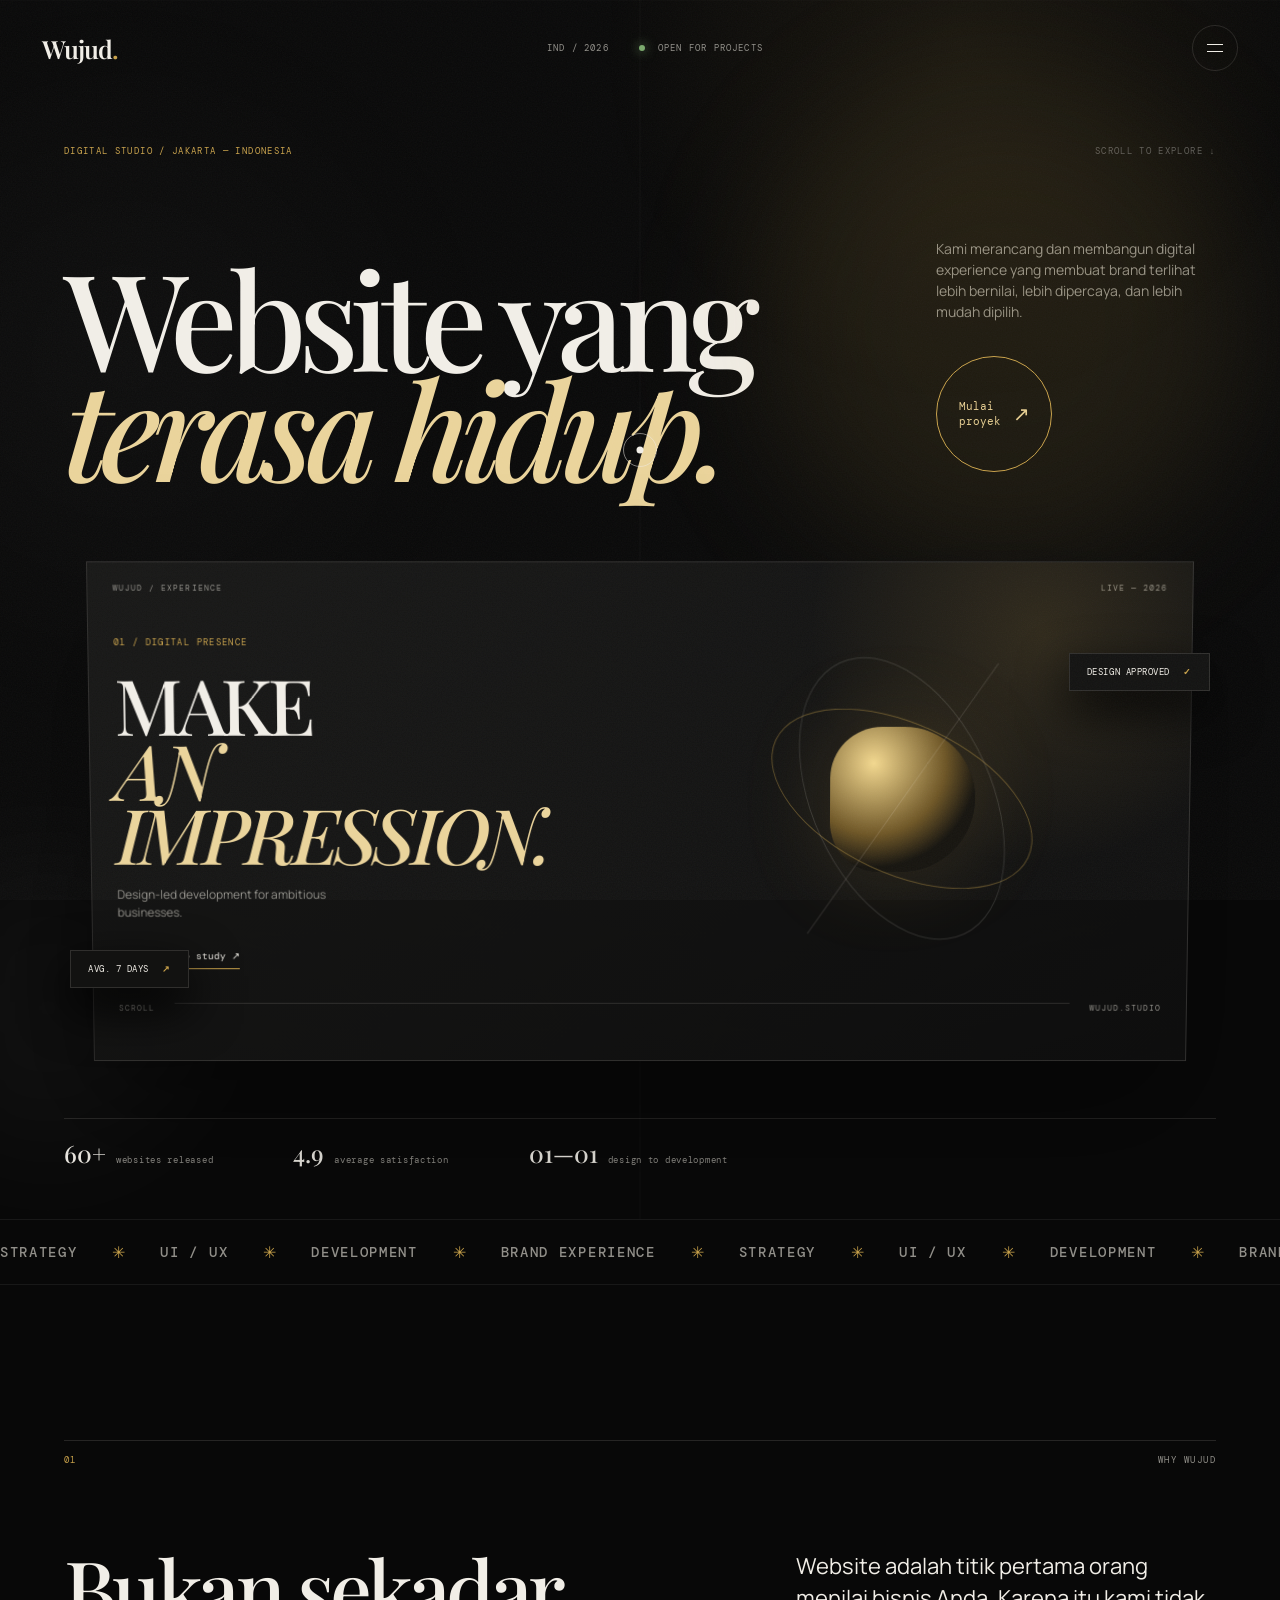
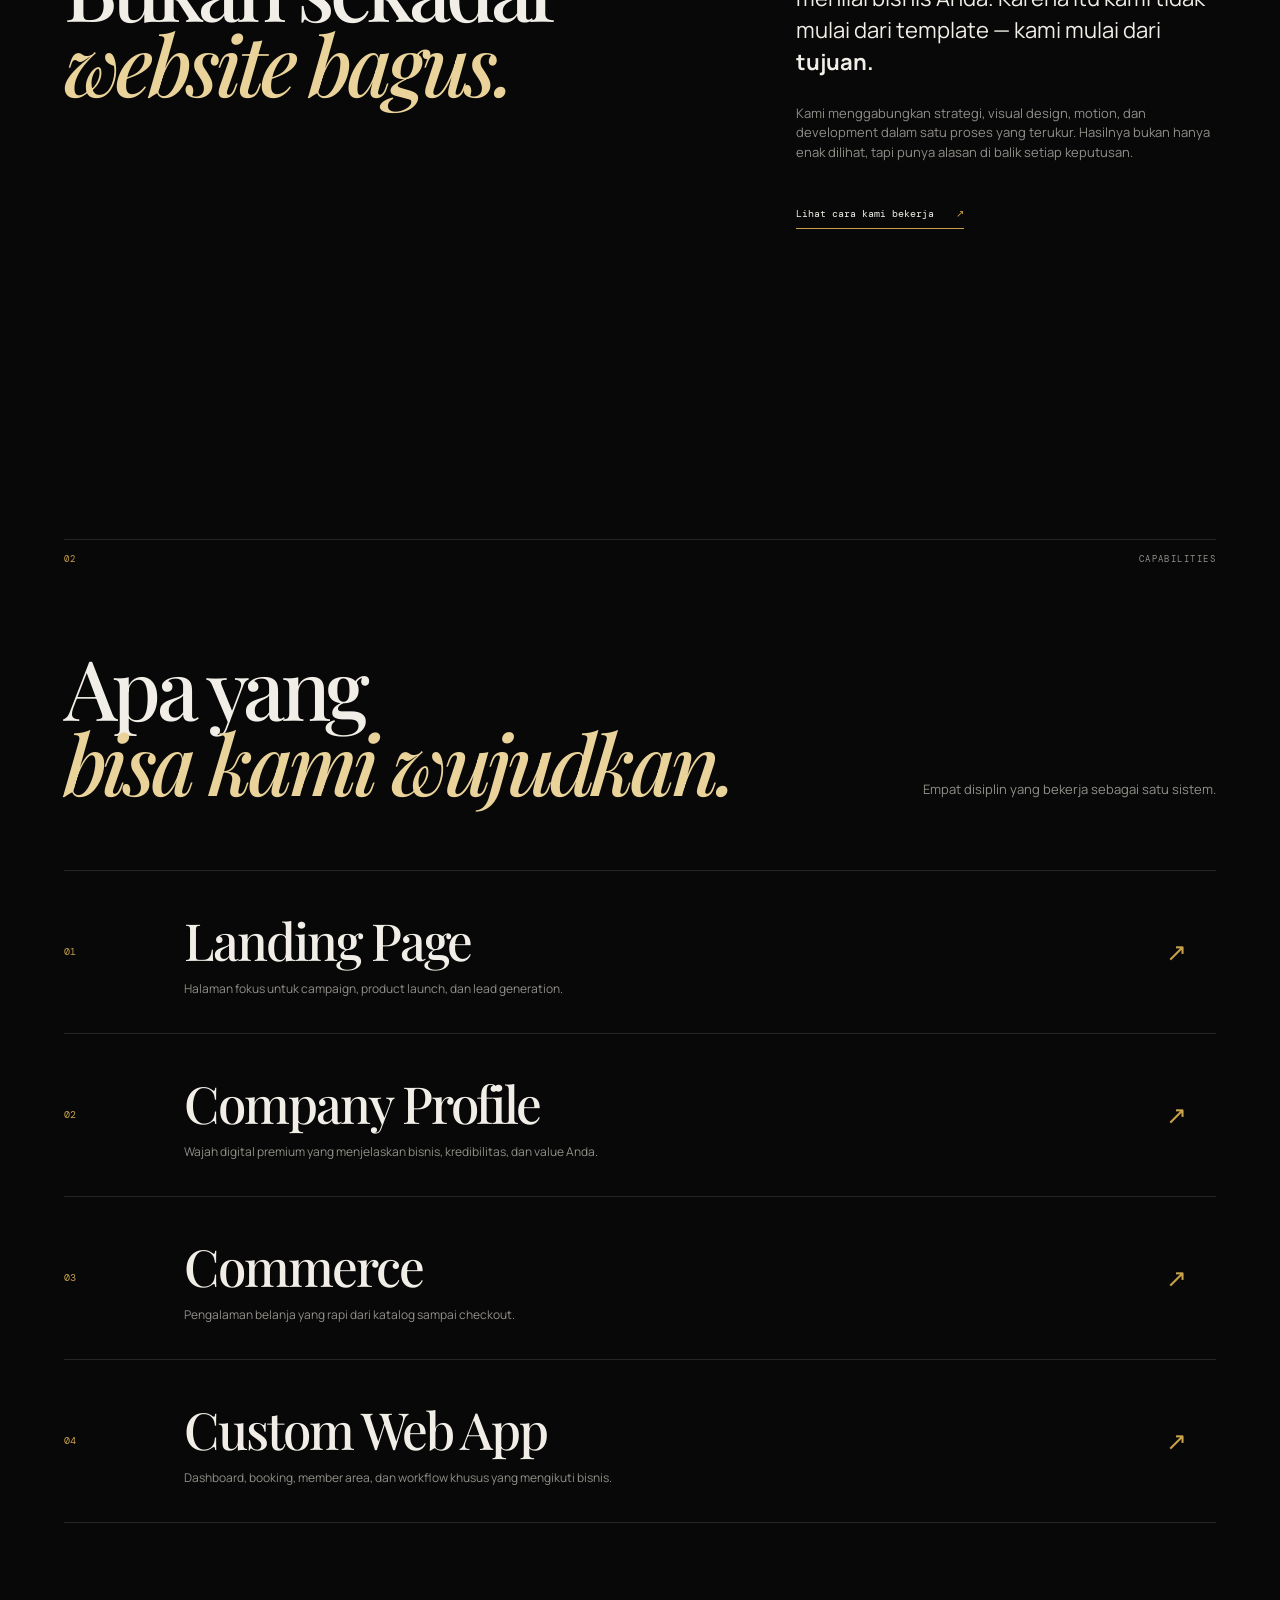
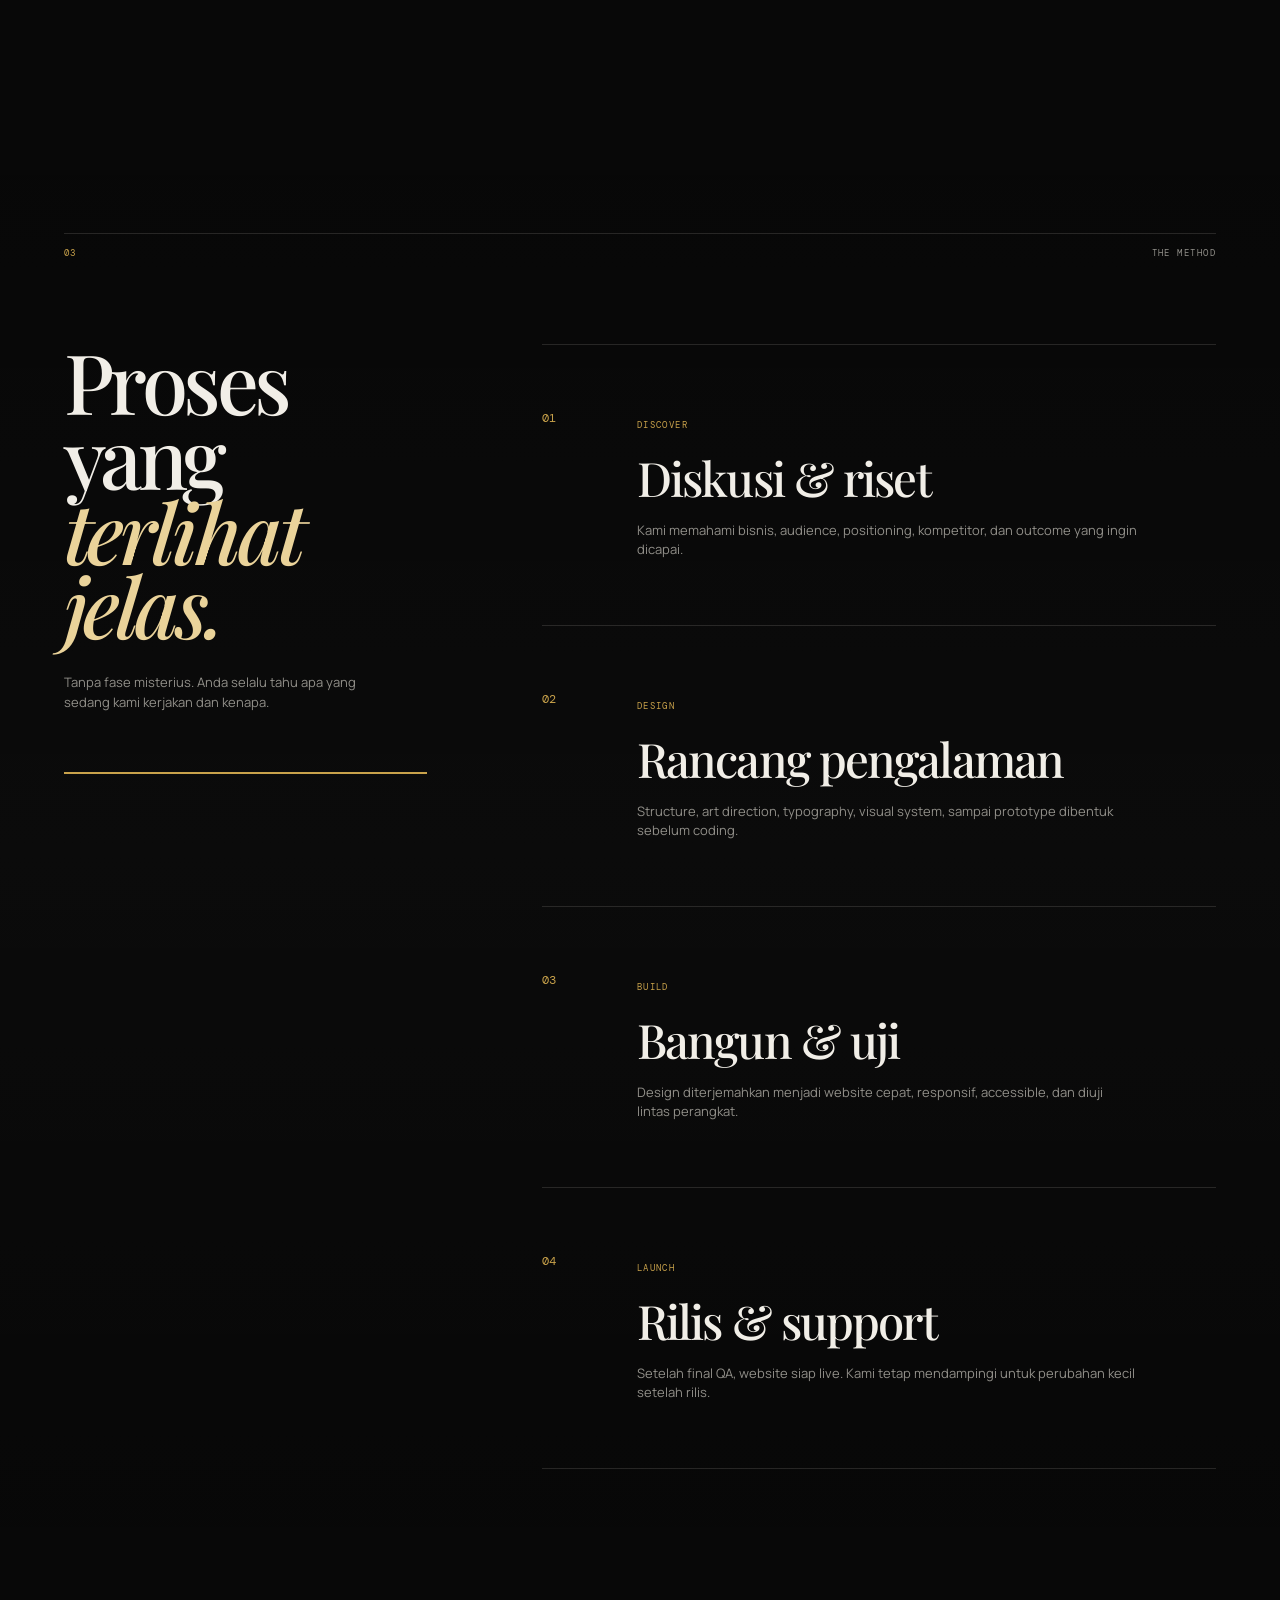
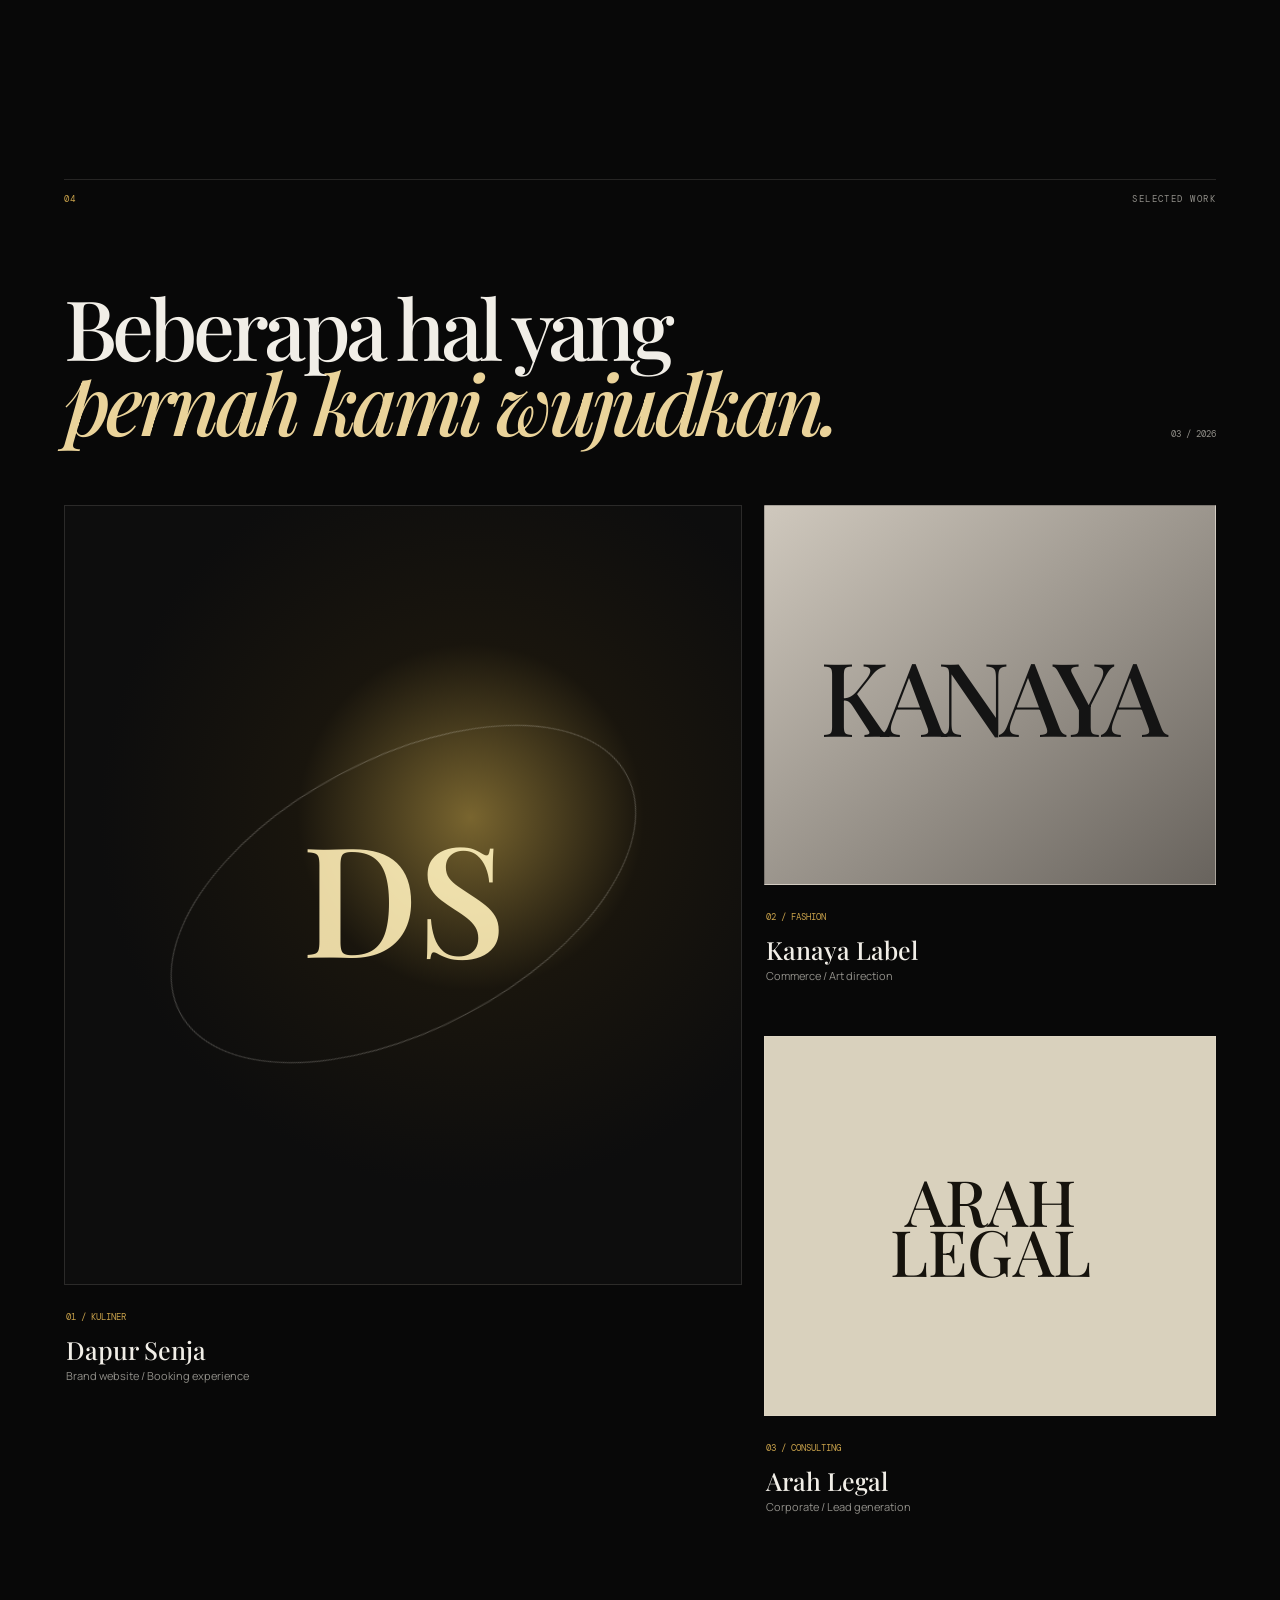
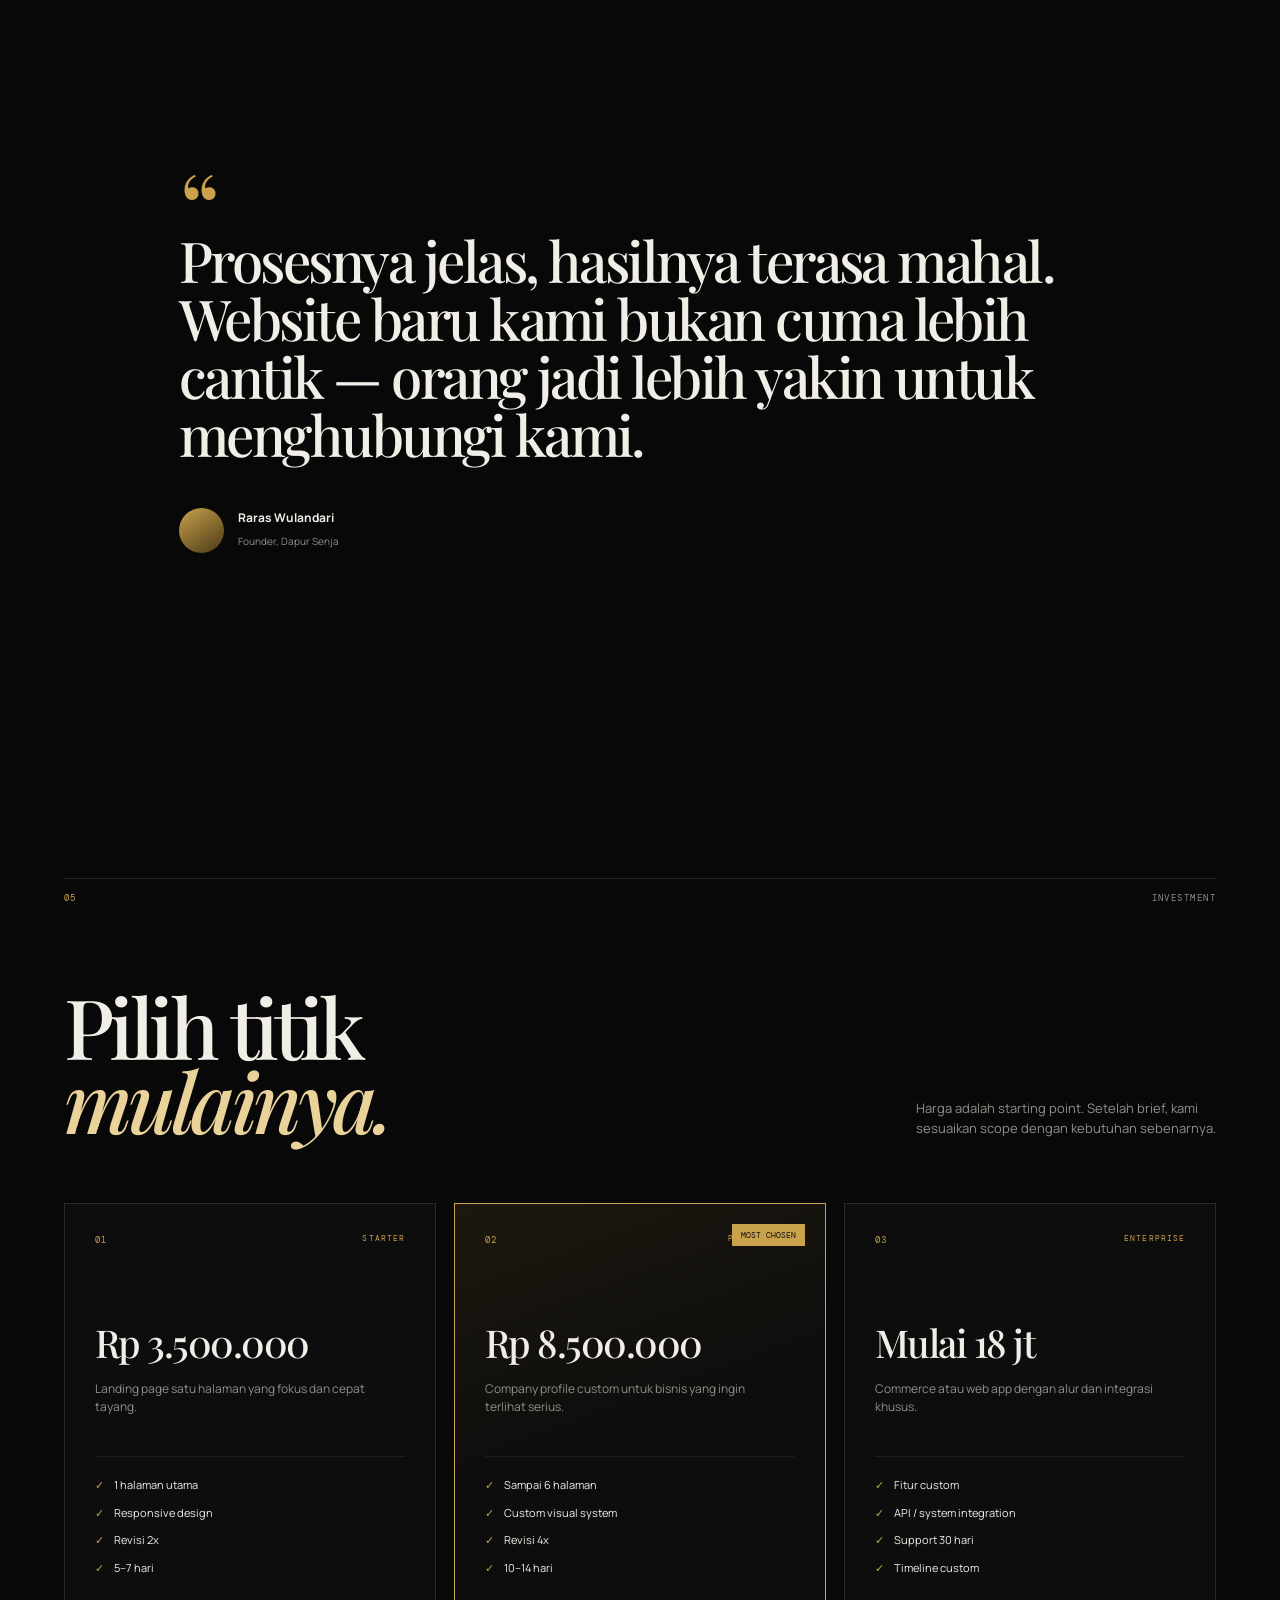
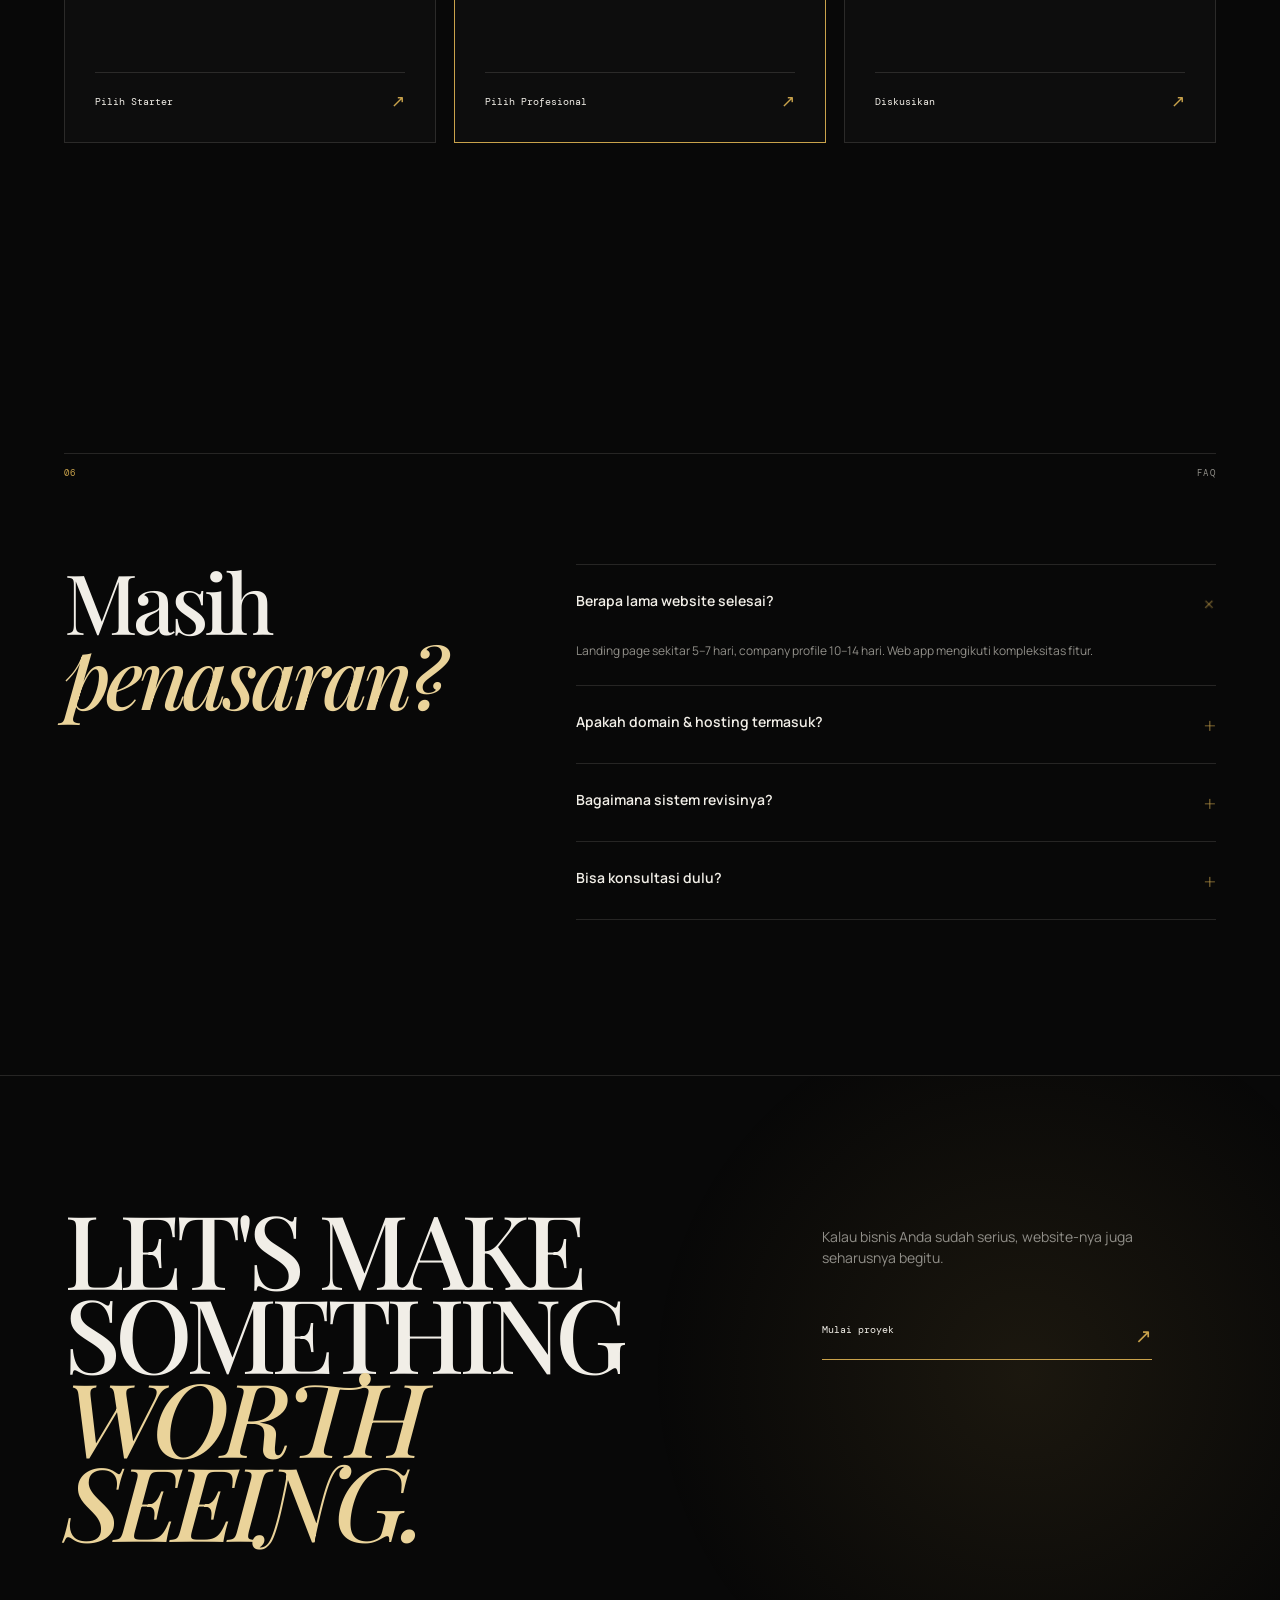
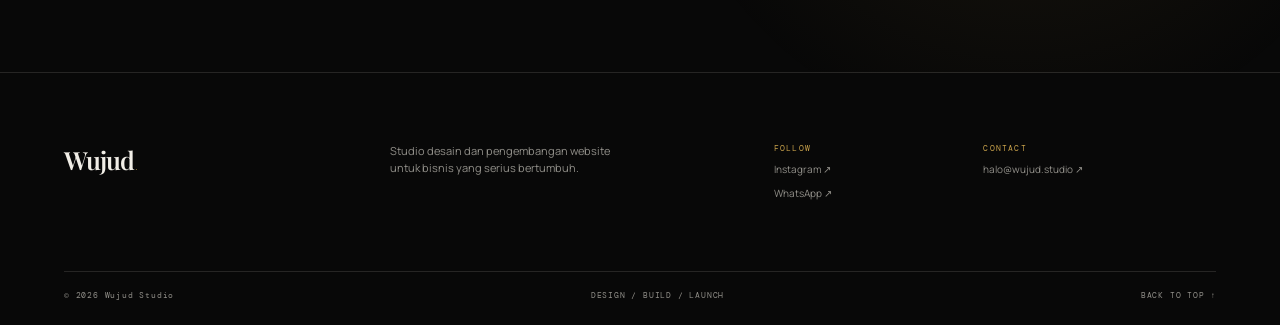
<file: index.html>
<!doctype html><html lang="id"><head><meta charset="utf-8"><meta name="viewport" content="width=device-width,initial-scale=1"><meta name="theme-color" content="#090909"><title>Wujud — Digital Studio</title><meta name="description" content="Wujud merancang dan membangun website premium untuk bisnis yang serius bertumbuh."><link rel="preconnect" href="https://fonts.googleapis.com"><link rel="preconnect" href="https://fonts.gstatic.com" crossorigin><link href="https://fonts.googleapis.com/css2?family=DM+Mono:wght@400;500&family=Manrope:wght@400;500;600;700;800&family=Playfair+Display:ital,wght@0,500;0,600;1,500;1,600&display=swap" rel="stylesheet"><link rel="stylesheet" href="style.css"></head><body>
<div class="loader" id="loader"><div class="loader-word">Wujud<span>.</span></div><div class="loader-line"><i></i></div><small>DESIGN / BUILD / LAUNCH</small></div><div class="grain"></div><div class="cursor" id="cursor"></div><div class="cursor-ring" id="cursorRing"></div><div class="progress"><i id="progress"></i></div>
<header class="nav" id="nav"><div class="nav-inner"><a class="logo magnetic" href="#top">Wujud<span>.</span></a><div class="nav-meta"><span>IND / 2026</span><span class="status"><i></i> OPEN FOR PROJECTS</span></div><button class="menu magnetic" id="menu" aria-label="Buka menu" aria-expanded="false"><span></span><span></span></button></div></header>
<div class="menu-panel" id="menuPanel"><div class="menu-noise"></div><nav><a href="#layanan"><b>01</b>Layanan</a><a href="#proses"><b>02</b>Proses</a><a href="#portofolio"><b>03</b>Portofolio</a><a href="#harga"><b>04</b>Investasi</a><a href="#faq"><b>05</b>FAQ</a></nav><div class="menu-bottom"><span>Studio desain & pengembangan digital</span><a href="mailto:halo@wujud.studio">halo@wujud.studio ↗</a></div></div>
<main id="top">
<section class="hero"><div class="hero-gridlines"></div><div class="orb orb-a"></div><div class="orb orb-b"></div><div class="hero-top"><span class="eyebrow">DIGITAL STUDIO / JAKARTA — INDONESIA</span><span class="hero-index">SCROLL TO EXPLORE ↓</span></div><div class="hero-title-wrap"><h1>Website yang<br><em>terasa hidup.</em></h1><div class="hero-side"><p>Kami merancang dan membangun digital experience yang membuat brand terlihat lebih bernilai, lebih dipercaya, dan lebih mudah dipilih.</p><a href="pesan.html?paket=profesional" class="circle-cta magnetic"><span>Mulai<br>proyek</span><i>↗</i></a></div></div><div class="hero-stage" data-parallax="0.12"><div class="stage-window" data-tilt><div class="stage-top"><span>WUJUD / EXPERIENCE</span><span>LIVE — 2026</span></div><div class="stage-main"><div class="stage-copy"><small>01 / DIGITAL PRESENCE</small><strong>MAKE<br><i>AN IMPRESSION.</i></strong><p>Design-led development for ambitious businesses.</p><button>Explore case study ↗</button></div><div class="stage-shape"><div class="shape-core"></div><div class="shape-ring r1"></div><div class="shape-ring r2"></div><div class="shape-cross"></div></div></div><div class="stage-footer"><span>SCROLL</span><div></div><span>WUJUD.STUDIO</span></div></div><div class="stage-card c1">DESIGN APPROVED <b>✓</b></div><div class="stage-card c2">AVG. 7 DAYS <b>↗</b></div></div><div class="hero-bottom"><div><strong>60+</strong><span>websites released</span></div><div><strong>4.9</strong><span>average satisfaction</span></div><div><strong>01—01</strong><span>design to development</span></div></div></section>
<section class="ticker"><div class="ticker-track"><span>STRATEGY</span><i>✳</i><span>UI / UX</span><i>✳</i><span>DEVELOPMENT</span><i>✳</i><span>BRAND EXPERIENCE</span><i>✳</i><span>STRATEGY</span><i>✳</i><span>UI / UX</span><i>✳</i><span>DEVELOPMENT</span><i>✳</i><span>BRAND EXPERIENCE</span><i>✳</i></div></section>
<section class="intro section-pad"><div class="section-label"><span>01</span><span>WHY WUJUD</span></div><div class="intro-grid"><h2>Bukan sekadar<br><em>website bagus.</em></h2><div><p class="lead">Website adalah titik pertama orang menilai bisnis Anda. Karena itu kami tidak mulai dari template — kami mulai dari <strong>tujuan.</strong></p><p>Kami menggabungkan strategi, visual design, motion, dan development dalam satu proses yang terukur. Hasilnya bukan hanya enak dilihat, tapi punya alasan di balik setiap keputusan.</p><a class="text-link" href="#proses">Lihat cara kami bekerja <span>↗</span></a></div></div></section>
<section class="services section-pad" id="layanan"><div class="section-label"><span>02</span><span>CAPABILITIES</span></div><div class="service-head"><h2>Apa yang<br><em>bisa kami wujudkan.</em></h2><p>Empat disiplin yang bekerja sebagai satu sistem.</p></div><div class="service-list"><article class="service-row" data-service><div class="service-no">01</div><div><h3>Landing Page</h3><p>Halaman fokus untuk campaign, product launch, dan lead generation.</p></div><span class="service-arrow">↗</span></article><article class="service-row" data-service><div class="service-no">02</div><div><h3>Company Profile</h3><p>Wajah digital premium yang menjelaskan bisnis, kredibilitas, dan value Anda.</p></div><span class="service-arrow">↗</span></article><article class="service-row" data-service><div class="service-no">03</div><div><h3>Commerce</h3><p>Pengalaman belanja yang rapi dari katalog sampai checkout.</p></div><span class="service-arrow">↗</span></article><article class="service-row" data-service><div class="service-no">04</div><div><h3>Custom Web App</h3><p>Dashboard, booking, member area, dan workflow khusus yang mengikuti bisnis.</p></div><span class="service-arrow">↗</span></article></div></section>
<section class="process section-pad" id="proses"><div class="section-label"><span>03</span><span>THE METHOD</span></div><div class="process-grid"><div class="process-sticky"><h2>Proses yang<br><em>terlihat jelas.</em></h2><p>Tanpa fase misterius. Anda selalu tahu apa yang sedang kami kerjakan dan kenapa.</p><div class="process-meter"><span id="processMeter"></span></div></div><div class="process-list"><article class="process-item is-active"><span>01</span><div><small>DISCOVER</small><h3>Diskusi & riset</h3><p>Kami memahami bisnis, audience, positioning, kompetitor, dan outcome yang ingin dicapai.</p></div></article><article class="process-item"><span>02</span><div><small>DESIGN</small><h3>Rancang pengalaman</h3><p>Structure, art direction, typography, visual system, sampai prototype dibentuk sebelum coding.</p></div></article><article class="process-item"><span>03</span><div><small>BUILD</small><h3>Bangun & uji</h3><p>Design diterjemahkan menjadi website cepat, responsif, accessible, dan diuji lintas perangkat.</p></div></article><article class="process-item"><span>04</span><div><small>LAUNCH</small><h3>Rilis & support</h3><p>Setelah final QA, website siap live. Kami tetap mendampingi untuk perubahan kecil setelah rilis.</p></div></article></div></div></section>
<section class="portfolio section-pad" id="portofolio"><div class="section-label"><span>04</span><span>SELECTED WORK</span></div><div class="portfolio-head"><h2>Beberapa hal yang<br><em>pernah kami wujudkan.</em></h2><span>03 / 2026</span></div><div class="work-grid"><article class="work work-large" data-tilt><div class="work-art art-one"><span>DS</span><div class="art-orbit"></div></div><div class="work-info"><span>01 / KULINER</span><h3>Dapur Senja</h3><p>Brand website / Booking experience</p></div></article><article class="work" data-tilt><div class="work-art art-two"><div class="fashion-type">KANAYA</div></div><div class="work-info"><span>02 / FASHION</span><h3>Kanaya Label</h3><p>Commerce / Art direction</p></div></article><article class="work" data-tilt><div class="work-art art-three"><div class="legal-grid">ARAH<br>LEGAL</div></div><div class="work-info"><span>03 / CONSULTING</span><h3>Arah Legal</h3><p>Corporate / Lead generation</p></div></article></div></section>
<section class="quote-section"><div class="quote-mark">“</div><blockquote>Prosesnya jelas, hasilnya terasa mahal. Website baru kami bukan cuma lebih cantik — orang jadi lebih yakin untuk menghubungi kami.</blockquote><div class="quote-author"><span></span><div><strong>Raras Wulandari</strong><small>Founder, Dapur Senja</small></div></div></section>
<section class="pricing section-pad" id="harga"><div class="section-label"><span>05</span><span>INVESTMENT</span></div><div class="pricing-head"><h2>Pilih titik<br><em>mulainya.</em></h2><p>Harga adalah starting point. Setelah brief, kami sesuaikan scope dengan kebutuhan sebenarnya.</p></div><div class="price-grid"><article class="price-card"><div class="price-top"><span>01</span><small>STARTER</small></div><h3>Rp 3.500.000</h3><p>Landing page satu halaman yang fokus dan cepat tayang.</p><ul><li>1 halaman utama</li><li>Responsive design</li><li>Revisi 2x</li><li>5–7 hari</li></ul><a href="pesan.html?paket=starter" class="price-btn">Pilih Starter <span>↗</span></a></article><article class="price-card featured"><div class="price-badge">MOST CHOSEN</div><div class="price-top"><span>02</span><small>PROFESIONAL</small></div><h3>Rp 8.500.000</h3><p>Company profile custom untuk bisnis yang ingin terlihat serius.</p><ul><li>Sampai 6 halaman</li><li>Custom visual system</li><li>Revisi 4x</li><li>10–14 hari</li></ul><a href="pesan.html?paket=profesional" class="price-btn">Pilih Profesional <span>↗</span></a></article><article class="price-card"><div class="price-top"><span>03</span><small>ENTERPRISE</small></div><h3>Mulai 18 jt</h3><p>Commerce atau web app dengan alur dan integrasi khusus.</p><ul><li>Fitur custom</li><li>API / system integration</li><li>Support 30 hari</li><li>Timeline custom</li></ul><a href="pesan.html?paket=enterprise" class="price-btn">Diskusikan <span>↗</span></a></article></div></section>
<section class="faq section-pad" id="faq"><div class="section-label"><span>06</span><span>FAQ</span></div><div class="faq-grid"><h2>Masih<br><em>penasaran?</em></h2><div class="faq-list"><details open><summary>Berapa lama website selesai?<b>+</b></summary><p>Landing page sekitar 5–7 hari, company profile 10–14 hari. Web app mengikuti kompleksitas fitur.</p></details><details><summary>Apakah domain & hosting termasuk?<b>+</b></summary><p>Belum. Kami membantu memilih dan memasang, tetapi biaya provider dibayar terpisah.</p></details><details><summary>Bagaimana sistem revisinya?<b>+</b></summary><p>Jumlah revisi mengikuti paket. Perubahan di luar scope dibahas sebagai pekerjaan tambahan.</p></details><details><summary>Bisa konsultasi dulu?<b>+</b></summary><p>Bisa. Ceritakan kebutuhan Anda melalui halaman pemesanan dan kami balas dalam 1x24 jam.</p></details></div></div></section>
<section class="final-cta" id="kontak"><div class="final-grid"><span>LET'S MAKE<br>SOMETHING<br><em>WORTH SEEING.</em></span><div><p>Kalau bisnis Anda sudah serius, website-nya juga seharusnya begitu.</p><a href="pesan.html?paket=profesional" class="big-link magnetic">Mulai proyek <i>↗</i></a></div></div></section>
</main><footer class="footer"><div class="footer-top"><a class="logo" href="#top">Wujud<span>.</span></a><p>Studio desain dan pengembangan website<br>untuk bisnis yang serius bertumbuh.</p><div><span>FOLLOW</span><a href="#">Instagram ↗</a><a href="https://wa.me/6281234567890">WhatsApp ↗</a></div><div><span>CONTACT</span><a href="mailto:halo@wujud.studio">halo@wujud.studio ↗</a></div></div><div class="footer-bottom"><span>© 2026 Wujud Studio</span><span>DESIGN / BUILD / LAUNCH</span><a href="#top">BACK TO TOP ↑</a></div></footer><script src="script.js"></script></body></html>
</file>
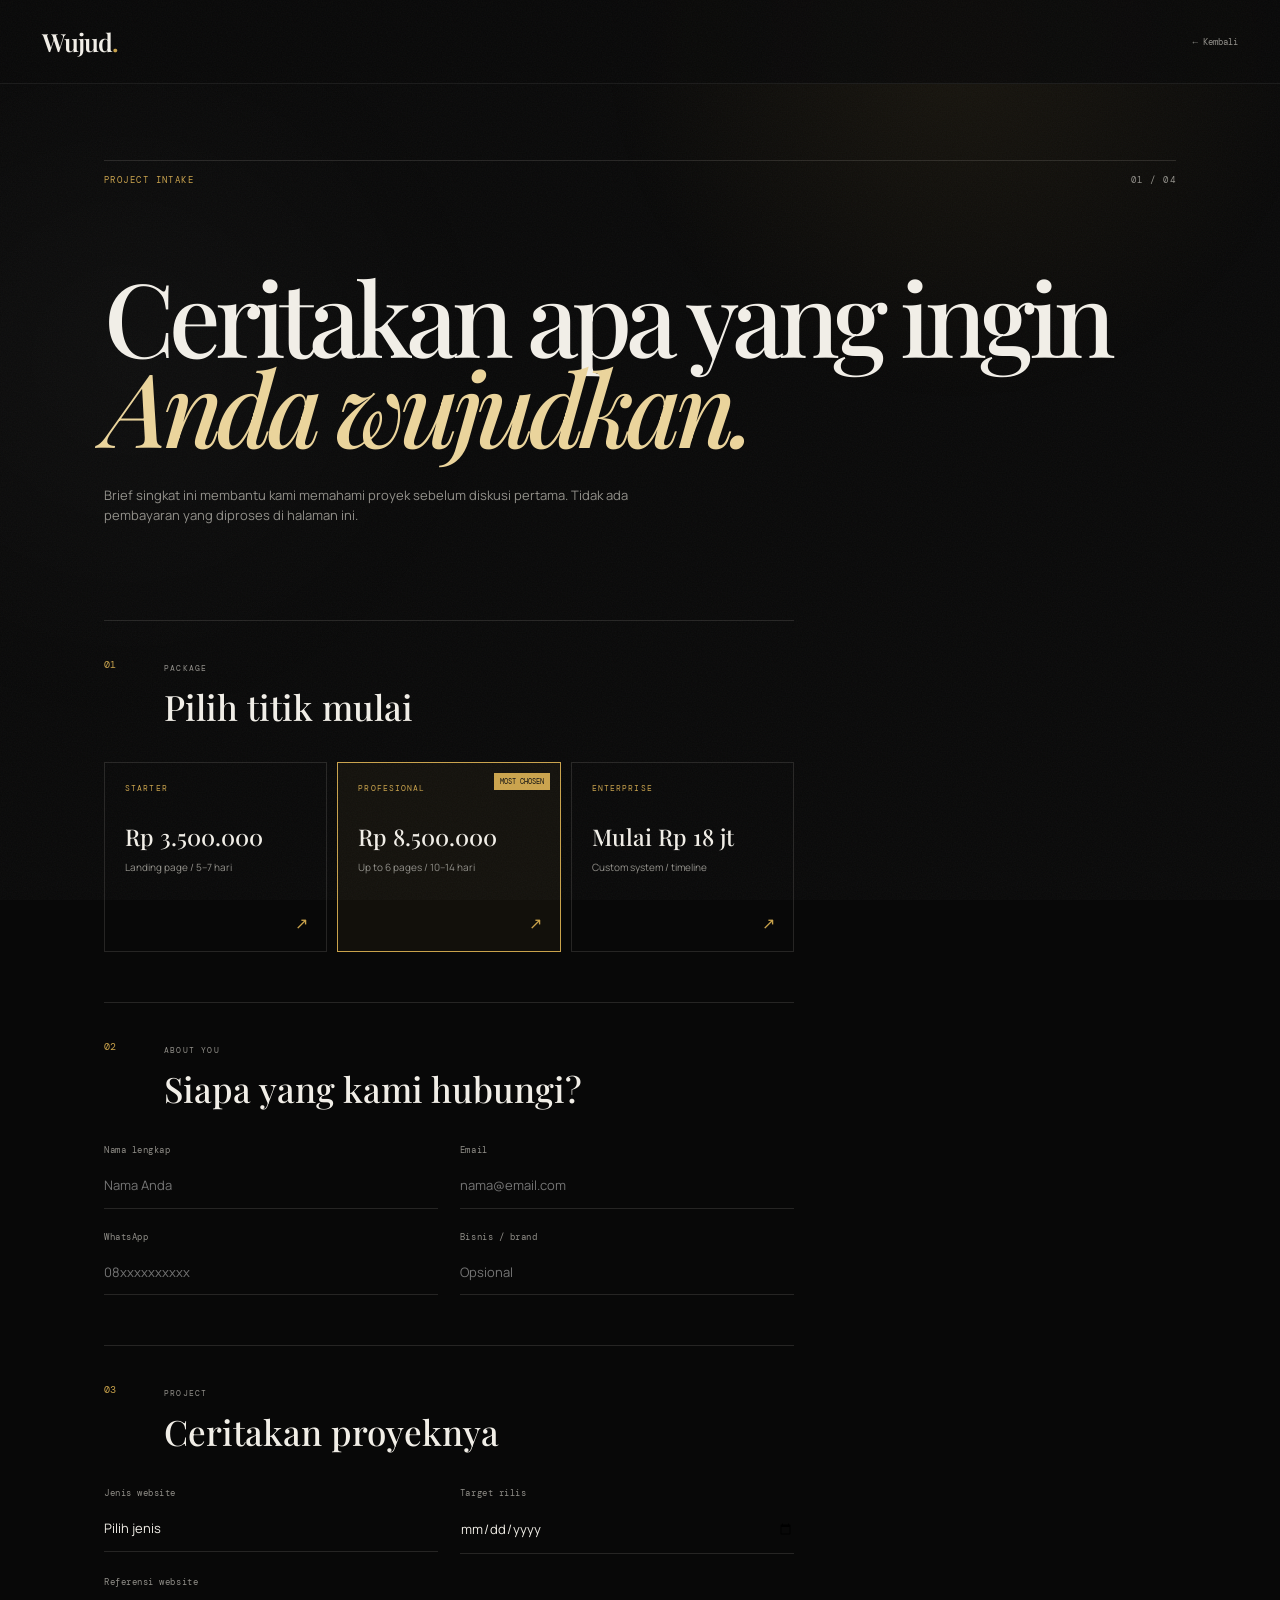
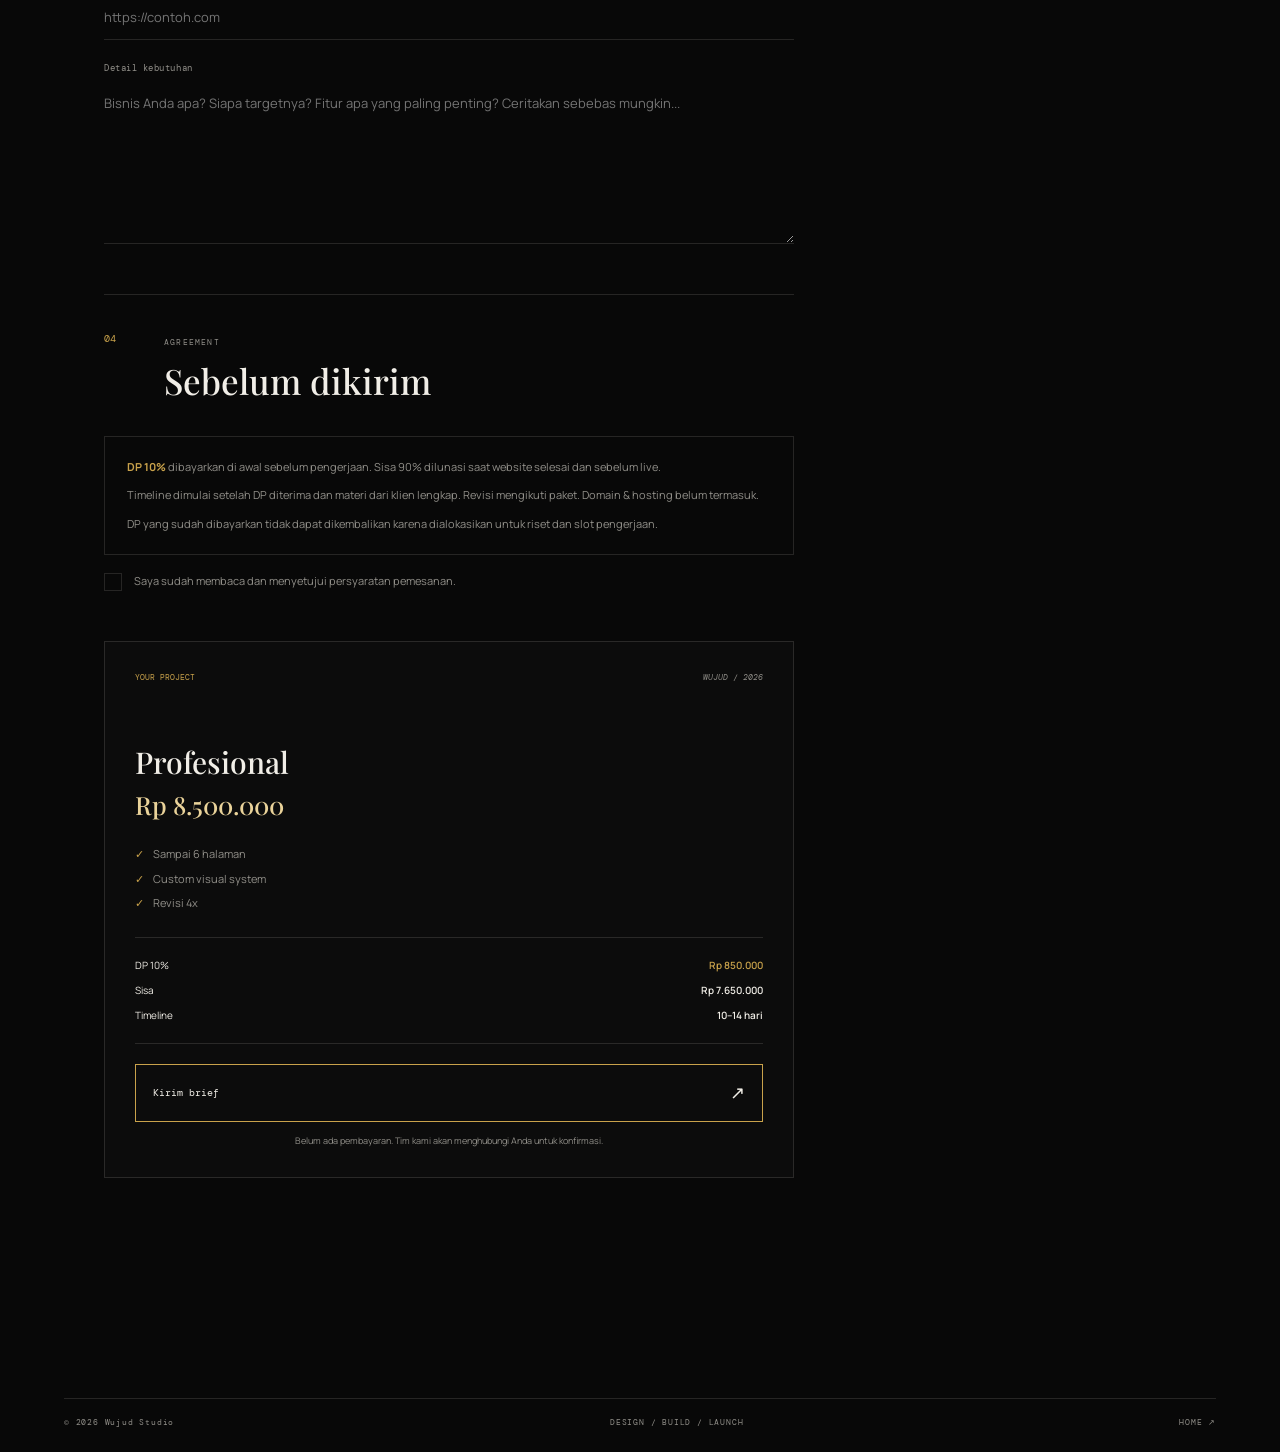
<file: pesan.html>
<!doctype html><html lang="id"><head><meta charset="utf-8"><meta name="viewport" content="width=device-width,initial-scale=1"><meta name="theme-color" content="#090909"><title>Mulai Proyek — Wujud</title><link rel="preconnect" href="https://fonts.googleapis.com"><link rel="preconnect" href="https://fonts.gstatic.com" crossorigin><link href="https://fonts.googleapis.com/css2?family=DM+Mono:wght@400;500&family=Manrope:wght@400;500;600;700;800&family=Playfair+Display:ital,wght@0,500;0,600;1,500;1,600&display=swap" rel="stylesheet"><link rel="stylesheet" href="style.css"></head><body class="order-page"><div class="grain"></div><div class="progress"><i id="progress"></i></div><header class="nav"><div class="nav-inner"><a class="logo" href="index.html">Wujud<span>.</span></a><a class="back-link" href="index.html">← Kembali</a></div></header><main><section class="order-intro"><div class="section-label"><span>PROJECT INTAKE</span><span>01 / 04</span></div><h1>Ceritakan apa yang ingin<br><em>Anda wujudkan.</em></h1><p>Brief singkat ini membantu kami memahami proyek sebelum diskusi pertama. Tidak ada pembayaran yang diproses di halaman ini.</p></section><section class="order-shell"><form id="orderForm" novalidate><div class="order-main"><div class="step-block"><div class="step-head"><span>01</span><div><small>PACKAGE</small><h2>Pilih titik mulai</h2></div></div><div class="package-select"><label><input type="radio" name="package" value="starter"><div><span>STARTER</span><strong>Rp 3.500.000</strong><p>Landing page / 5–7 hari</p><i>↗</i></div></label><label><input type="radio" name="package" value="profesional" checked><div class="chosen"><b>MOST CHOSEN</b><span>PROFESIONAL</span><strong>Rp 8.500.000</strong><p>Up to 6 pages / 10–14 hari</p><i>↗</i></div></label><label><input type="radio" name="package" value="enterprise"><div><span>ENTERPRISE</span><strong>Mulai Rp 18 jt</strong><p>Custom system / timeline</p><i>↗</i></div></label></div></div><div class="step-block"><div class="step-head"><span>02</span><div><small>ABOUT YOU</small><h2>Siapa yang kami hubungi?</h2></div></div><div class="field-grid"><label><span>Nama lengkap</span><input id="fullName" name="fullName" placeholder="Nama Anda" required></label><label><span>Email</span><input id="email" name="email" type="email" placeholder="nama@email.com" required></label><label><span>WhatsApp</span><input id="whatsapp" name="whatsapp" type="tel" placeholder="08xxxxxxxxxx" required></label><label><span>Bisnis / brand</span><input id="brand" name="brand" placeholder="Opsional"></label></div></div><div class="step-block"><div class="step-head"><span>03</span><div><small>PROJECT</small><h2>Ceritakan proyeknya</h2></div></div><div class="field-grid"><label><span>Jenis website</span><select id="websiteType" required><option value="" selected disabled>Pilih jenis</option><option>Landing Page</option><option>Company Profile</option><option>Toko Online</option><option>Web App Custom</option></select></label><label><span>Target rilis</span><input id="targetDate" type="date"></label><label class="full"><span>Referensi website</span><input id="reference" type="url" placeholder="https://contoh.com"></label><label class="full"><span>Detail kebutuhan</span><textarea id="description" rows="7" required placeholder="Bisnis Anda apa? Siapa targetnya? Fitur apa yang paling penting? Ceritakan sebebas mungkin..."></textarea></label></div></div><div class="step-block"><div class="step-head"><span>04</span><div><small>AGREEMENT</small><h2>Sebelum dikirim</h2></div></div><div class="terms"><p><b>DP 10%</b> dibayarkan di awal sebelum pengerjaan. Sisa 90% dilunasi saat website selesai dan sebelum live.</p><p>Timeline dimulai setelah DP diterima dan materi dari klien lengkap. Revisi mengikuti paket. Domain & hosting belum termasuk.</p><p>DP yang sudah dibayarkan tidak dapat dikembalikan karena dialokasikan untuk riset dan slot pengerjaan.</p></div><label class="agree"><input id="agreeTerms" type="checkbox" required><span></span>Saya sudah membaca dan menyetujui persyaratan pemesanan.</label></div><button class="submit-mobile" type="submit">Kirim brief <span>↗</span></button></form><aside class="order-summary"><div class="summary-sticky"><div class="summary-label"><span>YOUR PROJECT</span><i>WUJUD / 2026</i></div><div class="summary-name" id="summaryName">Profesional</div><div class="summary-price" id="summaryPrice">Rp 8.500.000</div><ul id="summaryIncludes"><li>Sampai 6 halaman</li><li>Custom visual system</li><li>Revisi 4x</li></ul><div class="summary-lines"><div><span>DP 10%</span><strong id="summaryDP">Rp 850.000</strong></div><div><span>Sisa</span><strong id="summaryRemaining">Rp 7.650.000</strong></div><div><span>Timeline</span><strong id="summaryDays">10–14 hari</strong></div></div><button class="submit-desktop" type="submit" form="orderForm">Kirim brief <span>↗</span></button><small>Belum ada pembayaran. Tim kami akan menghubungi Anda untuk konfirmasi.</small></div></aside></section><section class="confirmation" id="confirmationPanel" hidden><div class="confirm-no">✓</div><small>BRIEF RECEIVED</small><h2>Nice. Sekarang<br><em>tinggal ngobrol.</em></h2><p>Terima kasih, <b id="confName">-</b>. Brief untuk paket <b id="confPackage">-</b> sudah diproses sebagai simulasi front-end.</p><a href="index.html" class="price-btn">Kembali ke Wujud <span>↗</span></a></section></main><footer class="footer"><div class="footer-bottom"><span>© 2026 Wujud Studio</span><span>DESIGN / BUILD / LAUNCH</span><a href="index.html">HOME ↗</a></div></footer><script src="script.js"></script></body></html>
</file>
<file: style.css>
:root{--bg:#080808;--paper:#f1eee7;--muted:#918f89;--line:rgba(241,238,231,.13);--line2:rgba(241,238,231,.07);--gold:#c9a24b;--gold2:#ead39a;--panel:#101010;--serif:'Playfair Display',serif;--sans:'Manrope',sans-serif;--mono:'DM Mono',monospace;--ease:cubic-bezier(.16,1,.3,1)}*{box-sizing:border-box;margin:0;padding:0}html{scroll-behavior:smooth}body{background:var(--bg);color:var(--paper);font-family:var(--sans);line-height:1.5;overflow-x:hidden}body:before{content:'';position:fixed;inset:0;z-index:-5;background:radial-gradient(circle at 75% 5%,rgba(201,162,75,.08),transparent 28%),radial-gradient(circle at 10% 40%,rgba(255,255,255,.025),transparent 30%)}a{color:inherit;text-decoration:none}button,input,textarea,select{font:inherit;color:inherit}button{border:0;background:none;cursor:pointer}ul{list-style:none}em{font-family:var(--serif);font-weight:500}::selection{background:var(--gold);color:#111}.grain{position:fixed;inset:0;z-index:1000;pointer-events:none;opacity:.045;background-image:url("data:image/svg+xml,%3Csvg xmlns='http://www.w3.org/2000/svg' width='160' height='160'%3E%3Cfilter id='n'%3E%3CfeTurbulence type='fractalNoise' baseFrequency='.8' numOctaves='3'/%3E%3C/filter%3E%3Crect width='100%25' height='100%25' filter='url(%23n)'/%3E%3C/svg%3E");mix-blend-mode:screen}.progress{position:fixed;top:0;left:0;right:0;height:2px;z-index:1100}.progress i{display:block;height:100%;width:0;background:var(--gold)}.cursor,.cursor-ring{position:fixed;pointer-events:none;z-index:1200;border-radius:50%;transform:translate(-50%,-50%)}.cursor{width:7px;height:7px;background:var(--paper)}.cursor-ring{width:34px;height:34px;border:1px solid rgba(241,238,231,.5);transition:width .25s,height .25s,border-color .25s}.cursor-ring.is-hover{width:64px;height:64px;border-color:var(--gold)}.loader{position:fixed;inset:0;background:#080808;z-index:2000;display:flex;align-items:center;justify-content:center;flex-direction:column;gap:20px;transition:opacity .8s var(--ease),visibility .8s}.loader.done{opacity:0;visibility:hidden}.loader-word{font:500 clamp(3rem,9vw,8rem) var(--serif)}.loader-word span,.logo span{color:var(--gold)}.loader-line{width:min(260px,55vw);height:1px;background:var(--line)}.loader-line i{display:block;width:0;height:100%;background:var(--gold);animation:load 1.2s var(--ease) forwards}.loader small{font:10px var(--mono);letter-spacing:.18em;color:var(--muted)}@keyframes load{to{width:100%}}.nav{position:fixed;top:0;left:0;right:0;z-index:900;border-bottom:1px solid transparent;transition:.45s var(--ease)}.nav.scrolled{background:rgba(8,8,8,.78);backdrop-filter:blur(18px);border-color:var(--line2)}.nav-inner{max-width:1380px;margin:auto;padding:25px 42px;display:flex;align-items:center;justify-content:space-between}.logo{font:600 25px var(--serif);letter-spacing:-.04em}.nav-meta{display:flex;gap:30px;align-items:center;font:9px var(--mono);letter-spacing:.13em;color:var(--muted)}.status i{display:inline-block;width:6px;height:6px;border-radius:50%;background:#79a96b;margin-right:7px;box-shadow:0 0 12px #79a96b}.menu{width:46px;height:46px;border:1px solid var(--line);border-radius:50%;display:grid;place-content:center;gap:6px;transition:.3s}.menu span{width:16px;height:1px;background:var(--paper);transition:.3s}.menu.is-open span:first-child{transform:translateY(3.5px) rotate(45deg)}.menu.is-open span:last-child{transform:translateY(-3.5px) rotate(-45deg)}.menu:hover{border-color:var(--gold)}.menu-panel{position:fixed;inset:0;background:#0b0b0b;z-index:800;transform:translateY(-100%);transition:transform .75s var(--ease);padding:150px 7vw 45px;display:flex;flex-direction:column}.menu-panel.open{transform:none}.menu-panel nav{display:flex;flex-direction:column}.menu-panel nav a{font:500 clamp(3rem,7vw,7rem) var(--serif);line-height:1.05;padding:8px 0;border-bottom:1px solid var(--line2);display:flex;gap:25px;transition:.35s}.menu-panel nav a b{font:10px var(--mono);color:var(--gold);padding-top:12px}.menu-panel nav a:hover{padding-left:20px;color:var(--gold2)}.menu-bottom{margin-top:auto;display:flex;justify-content:space-between;font:10px var(--mono);color:var(--muted);letter-spacing:.08em}.hero{min-height:100vh;padding:145px 5vw 50px;position:relative;overflow:hidden}.hero-gridlines{position:absolute;inset:0;opacity:.5;background:linear-gradient(90deg,transparent calc(50% - 1px),var(--line2) 50%,transparent calc(50% + 1px)),linear-gradient(0deg,transparent calc(100% - 1px),var(--line2) 100%)}.orb{position:absolute;border-radius:50%;filter:blur(70px);pointer-events:none}.orb-a{width:480px;height:480px;background:rgba(201,162,75,.11);top:7%;right:3%}.orb-b{width:300px;height:300px;background:rgba(255,255,255,.035);bottom:5%;left:-8%}.hero-top{max-width:1380px;margin:auto;display:flex;justify-content:space-between;font:9px var(--mono);letter-spacing:.15em;color:var(--muted)}.eyebrow{color:var(--gold)}.hero-index{opacity:.6}.hero-title-wrap{max-width:1380px;margin:9vh auto 0;display:grid;grid-template-columns:1.3fr .45fr;align-items:end;gap:5vw}.hero h1{font:500 clamp(4rem,10.5vw,11rem) var(--serif);line-height:.82;letter-spacing:-.065em}.hero h1 em{color:var(--gold2)}.hero-side{padding-bottom:10px}.hero-side p{max-width:330px;color:var(--muted);font-size:14px;margin-bottom:34px}.circle-cta{width:116px;height:116px;border:1px solid var(--gold);border-radius:50%;display:flex;align-items:center;justify-content:center;gap:12px;color:var(--gold2);font:11px var(--mono);line-height:1.35;transition:.4s var(--ease)}.circle-cta i{font-style:normal;font-size:20px}.circle-cta:hover{background:var(--gold);color:#111;transform:rotate(-8deg) scale(1.05)}.hero-stage{max-width:1100px;margin:9vh auto 0;position:relative}.stage-window{background:linear-gradient(145deg,#171716,#0e0e0e);border:1px solid var(--line);min-height:500px;padding:20px 25px;box-shadow:0 60px 120px rgba(0,0,0,.45);transform-style:preserve-3d;transition:transform .2s ease-out;overflow:hidden}.stage-window:before{content:'';position:absolute;width:500px;height:500px;border-radius:50%;right:-100px;top:-180px;background:radial-gradient(circle,rgba(201,162,75,.16),transparent 65%)}.stage-top,.stage-footer{display:flex;justify-content:space-between;font:8px var(--mono);letter-spacing:.13em;color:var(--muted)}.stage-main{min-height:410px;display:grid;grid-template-columns:1fr 1fr;align-items:center}.stage-copy small{font:9px var(--mono);color:var(--gold);letter-spacing:.15em}.stage-copy strong{display:block;font:500 clamp(3rem,6vw,6.3rem) var(--serif);line-height:.84;letter-spacing:-.06em;margin:20px 0}.stage-copy strong i{color:var(--gold2)}.stage-copy p{color:var(--muted);max-width:260px;font-size:12px}.stage-copy button{margin-top:28px;color:var(--paper);font:10px var(--mono);border-bottom:1px solid var(--gold);padding-bottom:6px}.stage-shape{height:340px;position:relative;display:grid;place-items:center}.shape-core{width:145px;height:145px;border-radius:42% 58% 60% 40%;background:radial-gradient(circle at 30% 25%,#f2d78e,#6d5525 48%,#15130e 70%);box-shadow:0 0 90px rgba(201,162,75,.2);animation:morph 8s ease-in-out infinite}.shape-ring{position:absolute;border:1px solid rgba(201,162,75,.4);border-radius:50%;width:280px;height:150px;transform:rotate(25deg)}.r2{width:180px;height:300px;transform:rotate(-25deg);border-color:rgba(241,238,231,.14)}.shape-cross{position:absolute;width:1px;height:330px;background:var(--line);transform:rotate(35deg)}@keyframes morph{0%,100%{border-radius:42% 58% 60% 40%;transform:rotate(-10deg)}50%{border-radius:60% 40% 35% 65%;transform:rotate(18deg) scale(1.08)}}.stage-footer div{height:1px;background:var(--line);flex:1;margin:0 20px}.stage-card{position:absolute;background:#121211;border:1px solid var(--line);padding:12px 17px;font:9px var(--mono);letter-spacing:.06em;box-shadow:0 20px 50px #000}.stage-card b{color:var(--gold);margin-left:8px}.c1{right:-20px;top:18%}.c2{left:-20px;bottom:15%}.hero-bottom{max-width:1380px;margin:55px auto 0;display:flex;gap:80px;border-top:1px solid var(--line);padding-top:18px}.hero-bottom div{display:flex;gap:10px;align-items:baseline}.hero-bottom strong{font:500 24px var(--serif)}.hero-bottom span{font:9px var(--mono);color:var(--muted);letter-spacing:.08em}.ticker{overflow:hidden;border-top:1px solid var(--line2);border-bottom:1px solid var(--line2);padding:20px 0}.ticker-track{display:flex;gap:35px;width:max-content;align-items:center;animation:ticker 32s linear infinite}.ticker span{font:500 14px var(--mono);letter-spacing:.12em;color:var(--muted)}.ticker i{color:var(--gold);font-style:normal}@keyframes ticker{to{transform:translateX(-50%)}}.section-pad{max-width:1380px;margin:auto;padding:155px 5vw}.section-label{display:flex;justify-content:space-between;border-top:1px solid var(--line);padding-top:13px;font:9px var(--mono);letter-spacing:.16em;color:var(--muted);margin-bottom:85px}.section-label span:first-child{color:var(--gold)}.intro-grid{display:grid;grid-template-columns:1.2fr .8fr;gap:8vw}.intro h2,.service-head h2,.process-sticky h2,.portfolio-head h2,.pricing-head h2,.faq-grid h2{font:500 clamp(3.3rem,6.5vw,7rem) var(--serif);line-height:.9;letter-spacing:-.055em}.intro h2 em,.service-head em,.process-sticky em,.portfolio-head em,.pricing-head em,.faq-grid em{color:var(--gold2)}.intro .lead{font-size:22px;line-height:1.45;max-width:570px;margin-bottom:25px}.intro p:not(.lead){font-size:13px;color:var(--muted);max-width:500px}.text-link{display:inline-flex;gap:22px;margin-top:45px;padding-bottom:8px;border-bottom:1px solid var(--gold);font:10px var(--mono)}.text-link span{color:var(--gold)}.service-head{display:flex;justify-content:space-between;align-items:end;margin-bottom:70px}.service-head p,.pricing-head p{max-width:300px;color:var(--muted);font-size:13px}.service-list{border-top:1px solid var(--line)}.service-row{display:grid;grid-template-columns:100px 1fr 50px;align-items:center;gap:20px;padding:35px 0;border-bottom:1px solid var(--line);transition:.5s var(--ease)}.service-row:hover{padding-left:25px;background:linear-gradient(90deg,rgba(201,162,75,.07),transparent)}.service-no{font:10px var(--mono);color:var(--gold)}.service-row h3{font:500 clamp(2rem,4vw,4.3rem) var(--serif);letter-spacing:-.04em}.service-row p{font-size:12px;color:var(--muted);margin-top:6px}.service-arrow{font-size:25px;color:var(--gold);transition:.4s}.service-row:hover .service-arrow{transform:translate(7px,-7px)}.process{background:linear-gradient(180deg,transparent,rgba(255,255,255,.015),transparent)}.process-grid{display:grid;grid-template-columns:.7fr 1.3fr;gap:9vw}.process-sticky{position:sticky;top:140px;height:max-content}.process-sticky p{color:var(--muted);font-size:13px;max-width:300px;margin-top:30px}.process-meter{height:1px;background:var(--line);margin-top:60px;position:relative}.process-meter span{display:block;width:25%;height:2px;background:var(--gold);transition:.5s}.process-list{border-top:1px solid var(--line)}.process-item{display:grid;grid-template-columns:70px 1fr;gap:25px;padding:65px 0;border-bottom:1px solid var(--line);opacity:.35;transition:.5s}.process-item.is-active{opacity:1}.process-item>span{font:12px var(--mono);color:var(--gold)}.process-item small{font:9px var(--mono);color:var(--gold);letter-spacing:.15em}.process-item h3{font:500 clamp(2rem,3.7vw,4rem) var(--serif);margin:12px 0;letter-spacing:-.04em}.process-item p{font-size:13px;color:var(--muted);max-width:500px}.portfolio-head{display:flex;justify-content:space-between;align-items:end;margin-bottom:65px}.portfolio-head>span{font:9px var(--mono);color:var(--muted)}.work-grid{display:grid;grid-template-columns:1.2fr .8fr;gap:22px}.work{min-width:0}.work-large{grid-row:span 2}.work-art{height:380px;border:1px solid var(--line);position:relative;overflow:hidden}.work-large .work-art{height:780px}.art-one{background:radial-gradient(circle at 60% 40%,#79652f,#19150d 28%,#0d0d0d 60%);display:grid;place-items:center}.art-one>span{font:600 12vw var(--serif);color:#e6d49f;mix-blend-mode:screen}.art-orbit{position:absolute;width:75%;height:35%;border:1px solid rgba(241,238,231,.25);border-radius:50%;transform:rotate(-28deg)}.art-two{background:linear-gradient(140deg,#cfc8bd,#68635d);display:grid;place-items:center}.fashion-type{font:500 8vw var(--serif);color:#141414;letter-spacing:-.08em}.art-three{background:#d9d1bd;color:#16130d;display:grid;place-items:center}.legal-grid{font:500 5vw var(--serif);line-height:.78;text-align:center}.work-info{padding:17px 2px 30px}.work-info span{font:9px var(--mono);color:var(--gold)}.work-info h3{font:500 25px var(--serif);margin:7px 0 2px}.work-info p{font-size:11px;color:var(--muted)}.work[data-tilt]{transition:transform .2s ease-out}.quote-section{max-width:1050px;margin:auto;padding:80px 5vw 170px}.quote-mark{font:100px var(--serif);color:var(--gold);line-height:.5}.quote-section blockquote{font:500 clamp(2rem,4.4vw,4.7rem) var(--serif);line-height:1.03;letter-spacing:-.045em}.quote-author{display:flex;gap:14px;align-items:center;margin-top:45px}.quote-author>span{width:45px;height:45px;border-radius:50%;background:linear-gradient(145deg,var(--gold),#4a3917)}.quote-author strong{display:block;font-size:12px}.quote-author small{font-size:10px;color:var(--muted)}.pricing-head{display:flex;justify-content:space-between;align-items:end;margin-bottom:65px}.price-grid{display:grid;grid-template-columns:repeat(3,1fr);gap:18px}.price-card{position:relative;border:1px solid var(--line);padding:30px;background:#0d0d0d;min-height:540px;display:flex;flex-direction:column;transition:.45s var(--ease)}.price-card:hover{transform:translateY(-8px);border-color:rgba(201,162,75,.5)}.price-card.featured{border-color:var(--gold);background:linear-gradient(160deg,rgba(201,162,75,.11),#0d0d0d 45%)}.price-badge{position:absolute;right:20px;top:20px;font:8px var(--mono);color:#111;background:var(--gold);padding:6px 9px}.price-top{display:flex;justify-content:space-between;color:var(--gold);font:9px var(--mono);letter-spacing:.12em}.price-card h3{font:500 clamp(2.1rem,3vw,3.2rem) var(--serif);margin:70px 0 12px;letter-spacing:-.04em}.price-card>p{font-size:12px;color:var(--muted);max-width:280px}.price-card ul{margin:40px 0 35px;border-top:1px solid var(--line2);padding-top:20px;display:grid;gap:11px}.price-card li{font-size:11px}.price-card li:before{content:'✓';color:var(--gold);margin-right:10px}.price-btn{margin-top:auto;display:flex;justify-content:space-between;align-items:center;border-top:1px solid var(--line);padding-top:17px;font:10px var(--mono)}.price-btn span{color:var(--gold);font-size:17px}.faq-grid{display:grid;grid-template-columns:.75fr 1.25fr;gap:10vw}.faq-list{border-top:1px solid var(--line)}details{border-bottom:1px solid var(--line)}summary{list-style:none;cursor:pointer;padding:25px 0;display:flex;justify-content:space-between;font-size:14px;font-weight:600}summary::-webkit-details-marker{display:none}summary b{font:20px var(--serif);color:var(--gold);transition:.3s}details[open] summary b{transform:rotate(45deg)}details p{color:var(--muted);font-size:12px;max-width:600px;padding:0 40px 25px 0}.final-cta{padding:130px 5vw;border-top:1px solid var(--line);border-bottom:1px solid var(--line);background:radial-gradient(circle at 80% 50%,rgba(201,162,75,.1),transparent 35%)}.final-grid{max-width:1380px;margin:auto;display:grid;grid-template-columns:1fr .6fr;gap:8vw}.final-grid>span{font:500 clamp(3.8rem,8vw,8.5rem) var(--serif);line-height:.82;letter-spacing:-.06em}.final-grid em{color:var(--gold2)}.final-grid p{color:var(--muted);font-size:14px;max-width:320px;margin:20px 0 55px}.big-link{font:10px var(--mono);border-bottom:1px solid var(--gold);padding-bottom:10px;display:flex;justify-content:space-between;max-width:330px}.big-link i{font-style:normal;color:var(--gold);font-size:20px}.footer{padding:70px 5vw 25px}.footer-top{max-width:1380px;margin:auto;display:grid;grid-template-columns:1fr 1.2fr .6fr .8fr;gap:35px;padding-bottom:70px}.footer-top p{color:var(--muted);font-size:11px}.footer-top>div{display:flex;flex-direction:column;gap:9px}.footer-top span{font:8px var(--mono);color:var(--gold);letter-spacing:.15em}.footer-top a:not(.logo){font-size:10px;color:var(--muted)}.footer-top a:hover{color:var(--paper)}.footer-bottom{max-width:1380px;margin:auto;border-top:1px solid var(--line);padding-top:18px;display:flex;justify-content:space-between;font:8px var(--mono);letter-spacing:.1em;color:var(--muted)}
/* ORDER */.order-page .nav{background:rgba(8,8,8,.8);border-color:var(--line2)}.back-link{font:9px var(--mono);color:var(--muted)}.order-intro{max-width:1200px;margin:auto;padding:160px 5vw 75px}.order-intro h1{font:500 clamp(3.5rem,8vw,8rem) var(--serif);line-height:.88;letter-spacing:-.06em;margin-bottom:35px}.order-intro h1 em{color:var(--gold2)}.order-intro>p{max-width:550px;color:var(--muted);font-size:13px}.order-shell{max-width:1200px;margin:auto;padding:20px 5vw 150px;display:grid;grid-template-columns:1.35fr .65fr;gap:50px}.order-main{display:flex;flex-direction:column;gap:18px}.step-block{border-top:1px solid var(--line);padding:32px 0}.step-head{display:grid;grid-template-columns:45px 1fr;gap:15px;margin-bottom:32px}.step-head>span{font:10px var(--mono);color:var(--gold);padding-top:5px}.step-head small{font:8px var(--mono);color:var(--muted);letter-spacing:.15em}.step-head h2{font:500 35px var(--serif);margin-top:6px}.package-select{display:grid;grid-template-columns:repeat(3,1fr);gap:10px}.package-select label{cursor:pointer}.package-select input{position:absolute;opacity:0}.package-select label>div{border:1px solid var(--line);padding:20px;min-height:190px;position:relative;transition:.3s}.package-select label>div:hover,.package-select input:checked+div{border-color:var(--gold);background:rgba(201,162,75,.055)}.package-select span{display:block;font:8px var(--mono);color:var(--gold);letter-spacing:.14em}.package-select strong{display:block;font:500 23px var(--serif);margin:28px 0 8px}.package-select p{font-size:10px;color:var(--muted)}.package-select i{position:absolute;right:18px;bottom:16px;font-style:normal;color:var(--gold)}.package-select b{position:absolute;top:10px;right:10px;background:var(--gold);color:#111;padding:4px 6px;font:7px var(--mono)}.field-grid{display:grid;grid-template-columns:1fr 1fr;gap:22px}.field-grid label{display:flex;flex-direction:column;gap:8px}.field-grid label span{font:9px var(--mono);color:var(--muted);letter-spacing:.06em}.field-grid .full{grid-column:1/-1}.field-grid input,.field-grid select,.field-grid textarea{background:transparent;border:0;border-bottom:1px solid var(--line);padding:12px 0;outline:none;border-radius:0;font-size:13px}.field-grid input:focus,.field-grid select:focus,.field-grid textarea:focus{border-color:var(--gold)}.field-grid textarea{resize:vertical}.field-grid select{appearance:none}.terms{border:1px solid var(--line);padding:22px;display:grid;gap:12px}.terms p{font-size:11px;color:var(--muted)}.terms b{color:var(--gold)}.agree{display:flex;gap:12px;margin-top:18px;font-size:11px;color:var(--muted);cursor:pointer}.agree input{position:absolute;opacity:0}.agree span{width:18px;height:18px;border:1px solid var(--line);flex:none}.agree input:checked+span{background:var(--gold);box-shadow:inset 0 0 0 4px var(--bg)}.order-summary{position:relative}.summary-sticky{position:sticky;top:120px;border:1px solid var(--line);padding:30px;background:#0c0c0c}.summary-label{display:flex;justify-content:space-between;font:8px var(--mono);color:var(--muted)}.summary-label span{color:var(--gold)}.summary-name{font:500 30px var(--serif);margin-top:60px}.summary-price{font:500 25px var(--serif);color:var(--gold2);margin:6px 0 25px}.summary-sticky ul{display:grid;gap:8px;padding-bottom:25px;border-bottom:1px solid var(--line)}.summary-sticky li{font-size:11px;color:var(--muted)}.summary-sticky li:before{content:'✓';color:var(--gold);margin-right:9px}.summary-lines{padding:20px 0;border-bottom:1px solid var(--line);display:grid;gap:10px}.summary-lines div{display:flex;justify-content:space-between;font-size:10px}.summary-lines strong{font-weight:600}.summary-lines div:first-child strong{color:var(--gold)}.submit-desktop,.submit-mobile{width:100%;display:flex;justify-content:space-between;align-items:center;border:1px solid var(--gold);padding:16px 17px;margin-top:20px;font:10px var(--mono);transition:.3s}.submit-desktop:hover,.submit-mobile:hover{background:var(--gold);color:#111}.submit-desktop span,.submit-mobile span{font-size:18px}.summary-sticky>small{display:block;color:var(--muted);font-size:9px;text-align:center;margin-top:12px}.submit-mobile{display:none}.confirmation{max-width:760px;margin:0 auto 150px;text-align:center;border:1px solid var(--gold);padding:80px 30px}.confirm-no{width:54px;height:54px;border:1px solid var(--gold);border-radius:50%;display:grid;place-items:center;color:var(--gold);margin:0 auto 25px}.confirmation>small{font:8px var(--mono);color:var(--gold);letter-spacing:.15em}.confirmation h2{font:500 clamp(3rem,6vw,6rem) var(--serif);line-height:.9;margin:18px 0 25px}.confirmation h2 em{color:var(--gold2)}.confirmation p{font-size:12px;color:var(--muted);max-width:470px;margin:0 auto 35px}
@media(max-width:900px){.nav-inner{padding:18px 22px}.nav-meta{display:none}.hero{padding:120px 22px 40px}.hero-title-wrap,.intro-grid,.process-grid,.faq-grid,.final-grid{grid-template-columns:1fr}.hero h1{font-size:clamp(4rem,18vw,7rem)}.hero-side{margin-top:45px}.hero-stage{margin-top:65px}.stage-main{grid-template-columns:1fr}.stage-shape{display:none}.stage-window{min-height:420px}.stage-card{display:none}.hero-bottom{gap:20px;justify-content:space-between}.hero-bottom div{display:block}.hero-bottom strong,.hero-bottom span{display:block}.section-pad{padding:110px 22px}.section-label{margin-bottom:55px}.service-head,.portfolio-head,.pricing-head{display:block}.service-head p,.pricing-head p{margin-top:25px}.work-grid{grid-template-columns:1fr}.work-large{grid-row:auto}.work-large .work-art,.work-art{height:420px}.price-grid,.package-select{grid-template-columns:1fr}.price-card{min-height:0}.process-sticky{position:static;margin-bottom:50px}.order-intro{padding:130px 22px 50px}.order-shell{grid-template-columns:1fr;padding:10px 22px 100px}.summary-sticky{position:static}.submit-mobile{display:flex}.submit-desktop{display:none}.footer-top{grid-template-columns:1fr 1fr}.footer-bottom{gap:20px;flex-wrap:wrap}.cursor,.cursor-ring{display:none}.menu-panel{padding:120px 22px 30px}.menu-panel nav a{font-size:3.3rem}.menu-bottom{display:block}.menu-bottom a{display:block;margin-top:10px}.stage-copy strong{font-size:4.2rem}}@media(max-width:560px){.hero-top{font-size:7px}.hero-index{display:none}.hero-bottom{gap:12px}.hero-bottom strong{font-size:18px}.hero-bottom span{font-size:7px}.stage-window{padding:16px}.stage-main{min-height:340px}.stage-copy strong{font-size:3.3rem}.intro .lead{font-size:18px}.service-row{grid-template-columns:40px 1fr 25px}.service-row h3{font-size:2rem}.process-item{grid-template-columns:35px 1fr}.work-large .work-art,.work-art{height:330px}.footer-top{grid-template-columns:1fr}.footer-bottom{font-size:7px}.field-grid{grid-template-columns:1fr}.field-grid .full{grid-column:auto}.order-intro h1{font-size:3.7rem}.step-head h2{font-size:29px}.summary-name{margin-top:35px}}
@media(prefers-reduced-motion:reduce){html{scroll-behavior:auto}.ticker-track{animation:none}.shape-core{animation:none}.cursor,.cursor-ring{display:none}*{transition-duration:.01ms!important}}
</file>
